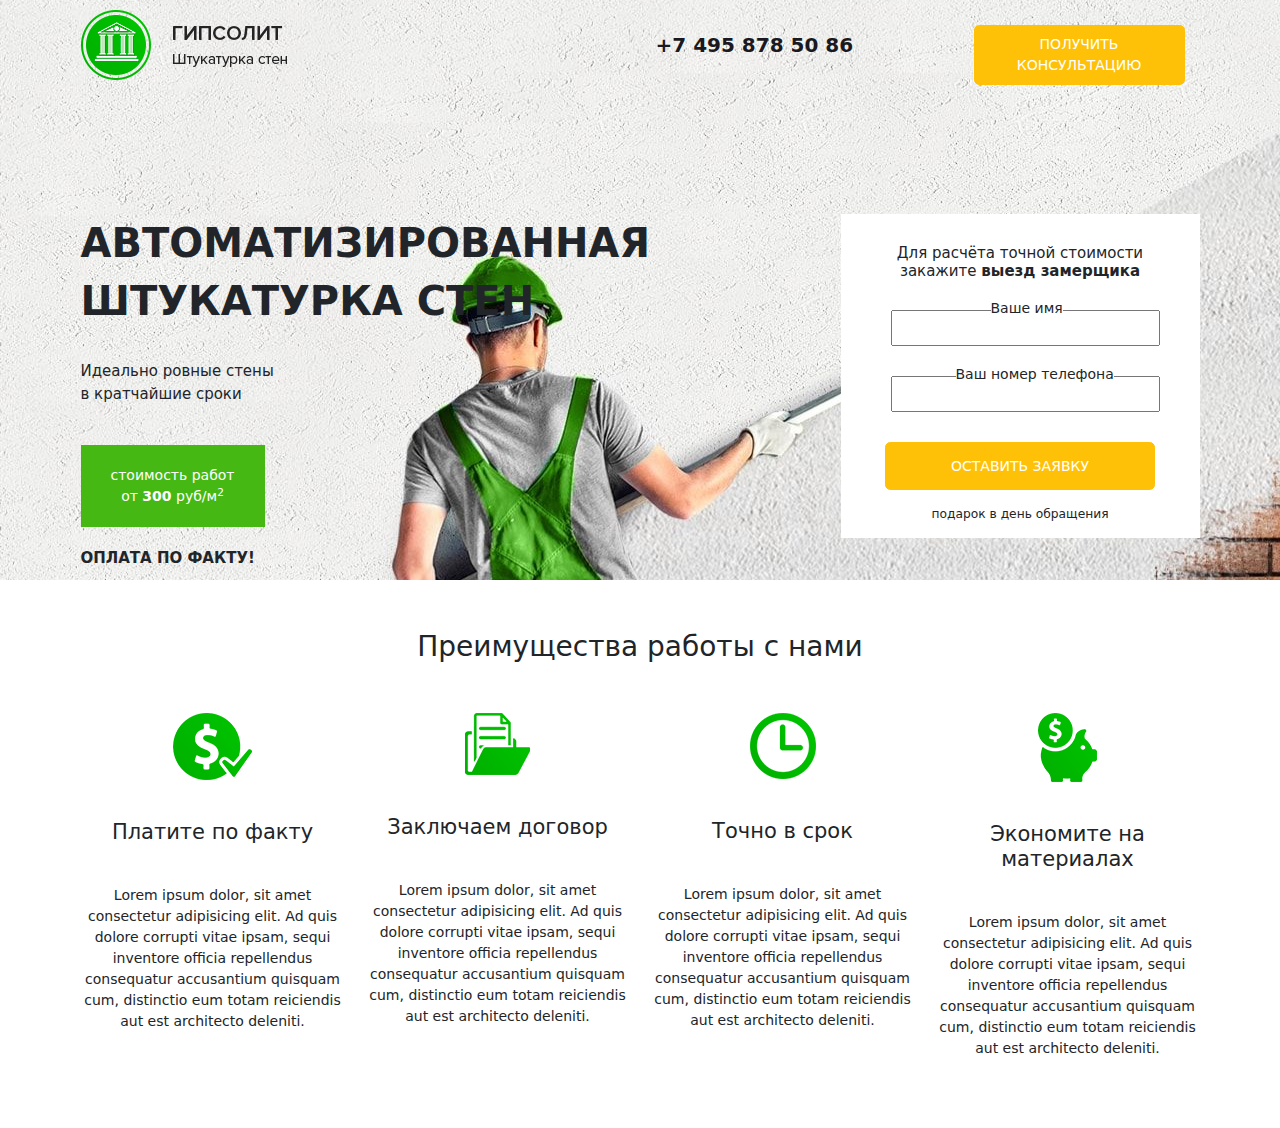
<file: myproject-2/index.html>
<!DOCTYPE html>
<html lang="en">
<head>
    <meta charset="UTF-8">
    <meta name="viewport" content="width=device-width, initial-scale=1.0">
    <link rel="preconnect" href="https://fonts.googleapis.com">
    <link rel="preconnect" href="https://fonts.gstatic.com" crossorigin>
    <link href="https://fonts.googleapis.com/css2?family=Roboto:wght@300;400;500;700;900&display=swap" rel="stylesheet">
    <link href="https://cdn.jsdelivr.net/npm/bootstrap@5.3.3/dist/css/bootstrap.min.css" rel="stylesheet" integrity="sha384-QWTKZyjpPEjISv5WaRU9OFeRpok6YctnYmDr5pNlyT2bRjXh0JMhjY6hW+ALEwIH" crossorigin="anonymous">
    <link rel="stylesheet" href="css\style.css">
    <title>Автоматизированная штукатурка стен</title>
</head>
<body>
    <!-- main тег указывает что здесь находится все самое важное -->
    <main class="main">
        <div class="container">
            <!-- шапка -->
            <div class="header">
                <div class="row">
                    <div class="col-md-4 col-lg-3 col-sm-12 ">
                        <div class="logo">
                            <img src="img/logo_gipsolit.png" alt="Логотип-Гипсолит">
                        </div>
                    </div>
                    <div class="col-md-4  col-lg-4 offset-lg-2 col-sm-12 ">
                        <div class="tel">
                            <a class="phone-link" href="tel:+74958785086">+7 495 878 50 86</a>
                        </div>
                    </div>
                    <div class="col-md-4 col-lg-3 col-sm-12 ">
                        <div class="wrap">
                           <div class="wrap-block">
                            <button class="btn btn-warning header-btn">получить консультацию</button>
                           </div> 
                        </div>
                    </div>
                </div>
            </div>
            <!-- шапка -->
            <div class="main-content">
                <div class="row">
                    <div class="col-md-6 col-lg-5 col-xl-5">
                        <div class="main-title">
                            <h1 >автоматизированная штукатурка стен</h1>
                            <p>Идеально ровные стены <br> в кратчайшие сроки</p>
                            <span>
                                стоимость работ <br> от <strong>300</strong> руб/м<sup>2</sup>
                            </span>
                            <strong class="main-triger">
                                оплата по факту!
                            </strong>
                        </div>
                    </div>
                    <div class="col-md-6  col-lg-5 offset-lg-2 col-xl-4 offset-xl-3">
                        <div class="main-form">
                            <h3>Для расчёта точной стоимости <br> закажите <strong>выезд замерщика</strong></h3>
                            <form action="#" method="post">
                                
                                <label class="label-1" for="#">Ваше имя</label>
                                <input type="text" name="name" class="main-form-input">
                                <label class="label-2" for="#">Ваш номер телефона</label>
                                
                                <input type="text" name="tel" class="main-form-input">
                                <button type="submit" class="btn btn-warning main-form-btn">Оставить заявку</button>
                                <small>подарок в день обращения</small>
                            </form>
                        </div>
                    </div>
                </div>
            </div>
        </div>

    </main>
    <!-- блок с преимуществами -->
    <section class="features">
        <div class="container">
            <div class="header-features">
                <h2>Преимущества работы с нами</h2>
            </div>
            
            <div class="row">
                <div class="col-xl-3 col-md-3 col-sm-6">
                    <div class="cart">
                        <div class="features-img">
                            <img src="img/advantate1.png" alt="преимущество 1">
                        </div>
                        <div class="features-header">
                            <h4>Платите по факту</h4>
                            <p>Lorem ipsum dolor, sit amet consectetur adipisicing elit. Ad quis dolore corrupti vitae ipsam, sequi inventore officia repellendus consequatur accusantium quisquam cum, distinctio eum totam reiciendis aut est architecto deleniti.</p>
                        </div>
                    </div>
                    
                </div>

                <div class="col-xl-3 col-md-3 col-sm-6">
                    <div class="cart">
                        <div class="features-img">
                            <img src="img/advantate2.png" alt="преимущество 2">
                        </div>
                        <div class="features-header">
                            <h4>Заключаем договор</h4>
                            <p>Lorem ipsum dolor, sit amet consectetur adipisicing elit. Ad quis dolore corrupti vitae ipsam, sequi inventore officia repellendus consequatur accusantium quisquam cum, distinctio eum totam reiciendis aut est architecto deleniti.</p>
                        </div>
                    </div>
                    
                </div>

                <div class="col-xl-3 col-md-3 col-sm-6">
                    <div class="cart">
                        <div class="features-img">
                            <img src="img/advantate3.png" alt="преимущество 3">
                        </div>
                        <div class="features-header">
                            <h4>Точно в срок</h4>
                            <p>Lorem ipsum dolor, sit amet consectetur adipisicing elit. Ad quis dolore corrupti vitae ipsam, sequi inventore officia repellendus consequatur accusantium quisquam cum, distinctio eum totam reiciendis aut est architecto deleniti.</p>
                        </div>
                    </div>
                    
                </div>

                <div class="col-xl-3 col-md-3 col-sm-6">
                    <div class="cart">
                        <div class="features-img">
                            <img src="img/advantate4.png" alt="преимущество 4">
                        </div>
                        <div class="features-header">
                            <h4>Экономите на материалах</h4>
                            <p>Lorem ipsum dolor, sit amet consectetur adipisicing elit. Ad quis dolore corrupti vitae ipsam, sequi inventore officia repellendus consequatur accusantium quisquam cum, distinctio eum totam reiciendis aut est architecto deleniti.</p>
                        </div>
                    </div>
                    
                </div>
                
            </div>
        </div>

    </section>


    <script src="https://cdn.jsdelivr.net/npm/bootstrap@5.3.3/dist/js/bootstrap.bundle.min.js" integrity="sha384-YvpcrYf0tY3lHB60NNkmXc5s9fDVZLESaAA55NDzOxhy9GkcIdslK1eN7N6jIeHz" crossorigin="anonymous">

    </script>
</body>
</html>
</file>
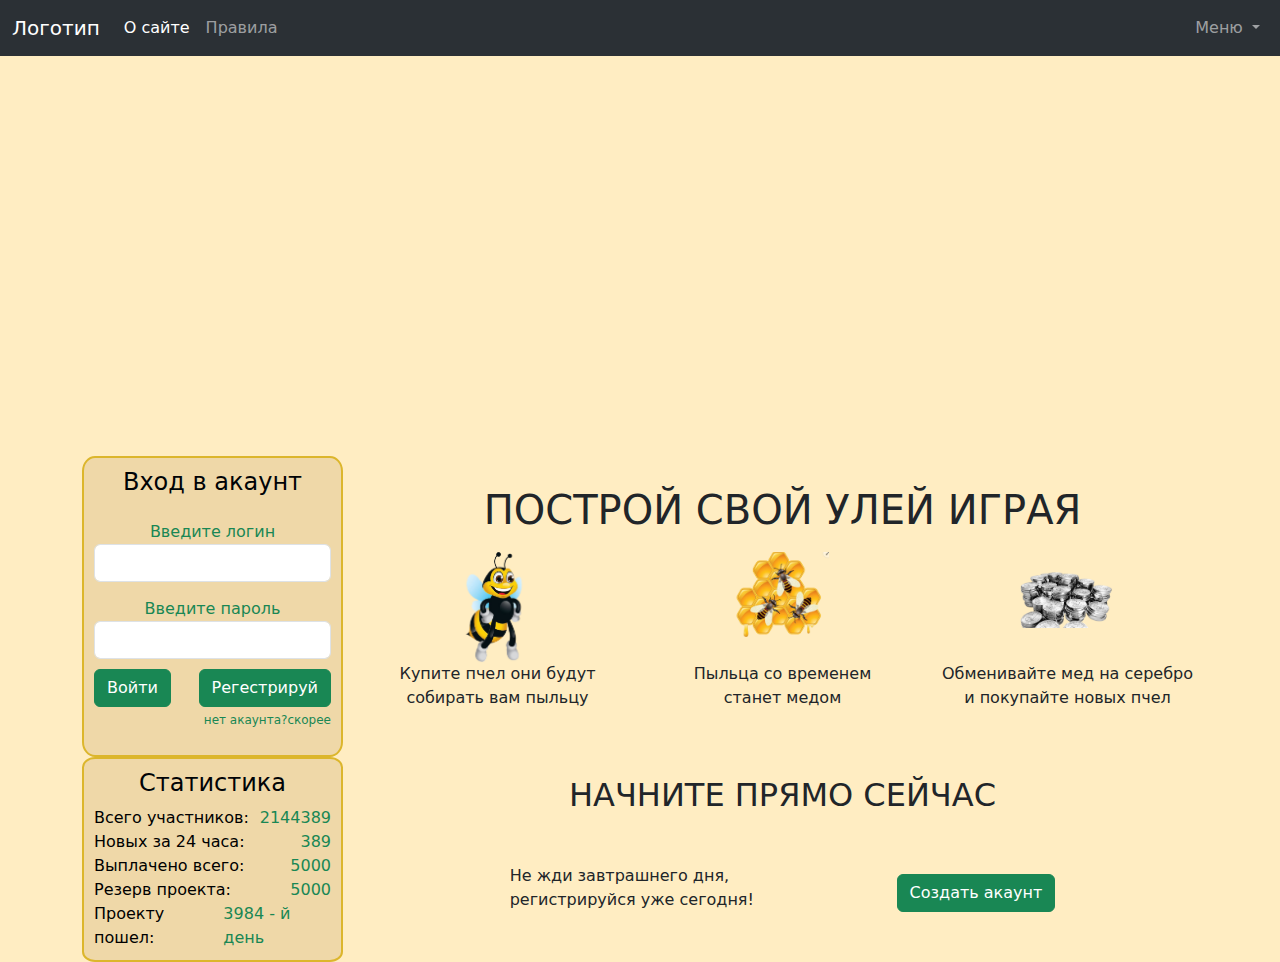
<file: myproject-3.1/index.html>
<!DOCTYPE html>
<html lang="en">
<head>
    <meta charset="UTF-8">
    <meta name="viewport" content="width=device-width, initial-scale=1.0">
    <link href="https://cdn.jsdelivr.net/npm/bootstrap@5.3.3/dist/css/bootstrap.min.css" rel="stylesheet" integrity="sha384-QWTKZyjpPEjISv5WaRU9OFeRpok6YctnYmDr5pNlyT2bRjXh0JMhjY6hW+ALEwIH" crossorigin="anonymous">
    <link rel="stylesheet" href="css/style.css">
    <title>Входная страница</title>
</head>
<body data-vide-bg="video\6872489-hd_1920_1080_25fps.mp4 ">
    <!-- header -->
    <header>
        <nav class="navbar navbar-expand-lg bg-body-tertiary" data-bs-theme="dark">
            <div class="container-fluid">
              <a class="navbar-brand" href="#">Логотип</a>
              <button class="navbar-toggler" type="button" data-bs-toggle="collapse" data-bs-target="#navbarSupportedContent" aria-controls="navbarSupportedContent" aria-expanded="false" aria-label="Toggle navigation">
                <span class="navbar-toggler-icon"></span>
              </button>
              <div class="collapse navbar-collapse" id="navbarSupportedContent">
                <ul class="navbar-nav me-auto mb-2 mb-lg-0">
                  <li class="nav-item">
                    <a class="nav-link active" aria-current="page" href="#">О сайте</a>
                  </li>
                  <li class="nav-item">
                    <a class="nav-link" href="#">Правила</a>
                  </li>
                 </ul>
                <ul class="navbar-nav ">
                <li class="nav-item dropdown me">
                    <a class="nav-link dropdown-toggle" href="#" role="button" data-bs-toggle="dropdown" aria-expanded="false">
                      Меню
                    </a>
                    
                    <ul class="dropdown-menu">
                      <li><a class="dropdown-item" href="#">Регистрация</a></li>
                      <li><a class="dropdown-item" href="#">Войти</a></li>
                      <li><hr class="dropdown-divider"></li>
                      <li><a class="dropdown-item" href="#">Выйти из акаунта</a></li>
                    </ul>
                  </li>
                </ul>
                
              </div>
            </div>
          </nav>
    </header>
    

    <!-- main -->
<main>
    <div class="container">
        
        
        <div class="row">
            <!-- секция с видео -->
        <div class="col-md-12">
            <div data-vide-bg="video\6872489-hd_1920_1080_25fps.mp4">
                <div style="padding:200px 10px; font-size:30px; text-align:center; color: #000306"></div>
            </div>
        </div>
            <!-- секция с формой статическая-->
        <div class="col-lg-3">
            <div class="left-bar">
            <div class="form-osnova">
                <div class="header-form"><h4 style="color: #000306;">Вход в акаунт</h4></div>
                
                <form action="#" method="" class="forma-osn">
                    <div class="form-group">
                      <label class="label-form" for="exampleInputEmail1">Введите логин</label>
                      <input type="email" name="email" class="form-control" id="exampleInputEmail1" aria-describedby="emailHelp" >
                    </div>
                    <div class="form-group">
                      <label class="label-form" for="exampleInputPassword1">Введите пароль</label>
                      <input type="password" name="password" class="form-control" id="exampleInputPassword1">
                    </div>
                    <div class="button-link">
                      <button type="submit" class="btn btn-success btn-reg">Войти</button>
                      <a type="submit" class="btn btn-success btn-a btn-reg">Регестрируй</a>
                    </div>
                    <div class="reg">
                        <p>нет акаунта?скорее </p>
                     </div>
                    </form>
            </div>
            <div class="stata">
                <div class="header-form"><h4 style="color: #000306;">Статистика</h4></div>
                <div class="side-bar-stata">
                    <div class="side-bar-text">
                        Всего участников:
                    </div>
                    <div class="side-bar-stata">
                        2144389
                    </div>
                </div>
                <div class="side-bar-stata">
                    <div class="side-bar-text">
                        Новых за 24 часа:
                    </div>
                    <div class="side-bar-stata">
                        389
                    </div>
                </div>
                <div class="side-bar-stata">
                    <div class="side-bar-text">
                        Выплачено всего:
                    </div>
                    <div class="side-bar-stata">
                        5000
                    </div>
                </div>
                <div class="side-bar-stata">
                    <div class="side-bar-text">
                        Резерв проекта:

                    </div>
                    <div class="side-bar-stata">
                        5000
                    </div>
                </div>
                <div class="side-bar-stata">
                    <div class="side-bar-text">
                        Проекту пошел:
                    </div>
                    <div class="side-bar-stata">
                        3984 - й день
                    </div>
                </div>
            </div>
        </div>
            
        </div>
        <!-- главная секция изменяемая-->

    <div class="col-lg-9">
        <div class="main-header">
            <h1>построй свой улей играя</h1>
        </div>

        <div class="carts">
            <div class="row">
            <div class="  col-md-4 col-sm-12 cart">
                <div class="cart-img">
                    <img src="img\bdla2.png"  alt="купи пчел">
                    
                </div>
                <div class="cart-p"><p>Купите пчел они будут <br> собирать вам пыльцу</p></div>
                
                
            </div>
            <div class="col-md-4 col-sm-12 cart">
                <div class="cart-img">
                    <img src="img\bjolamed.png"  alt="купи пчел">
                    
                </div>
                <div class="cart-p"><p>Пыльца со временем <br>станет медом</p></div>
                
                
            </div>
            <div class="col-md-4 col-sm-12 cart">
                <div class="cart-img">
                    <img class="img3" src="img\money.png"  alt="купи пчел">
                    
                </div>
                <div class="cart-p"><p>Обменивайте мед на серебро <br> и покупайте новых пчел</p></div>
                
                
            </div>
        </div>
        </div>
        <div class="main-footer">
            <h2 class="main-footer-h2">Начните прямо сейчас</h2>
        </div>
        <div class="main-footer-p-batton">
            <div class="main-footer-p">
                <p>Не жди завтрашнего дня,<br>
                    регистрируйся уже сегодня!</p>
            </div>
            <div class="main-footer-batton">
                <a type="submit" class="btn btn-success btn-a btn-reg">Создать акаунт</a>
                
            </div> 
        </div>
    </div>

    </div>
</div>
</main>

    <!-- footer -->
<footer> 



</footer>

    <script src="http://code.jquery.com/jquery-1.12.4.min.js" type="text/javascript"></script>    
    <script src="http://atuin.ru/demo/vide/jquery.vide.js"></script>
    <script src="https://cdn.jsdelivr.net/npm/bootstrap@5.3.3/dist/js/bootstrap.bundle.min.js" integrity="sha384-YvpcrYf0tY3lHB60NNkmXc5s9fDVZLESaAA55NDzOxhy9GkcIdslK1eN7N6jIeHz" crossorigin="anonymous"></script>
</body>
</html>
</file>
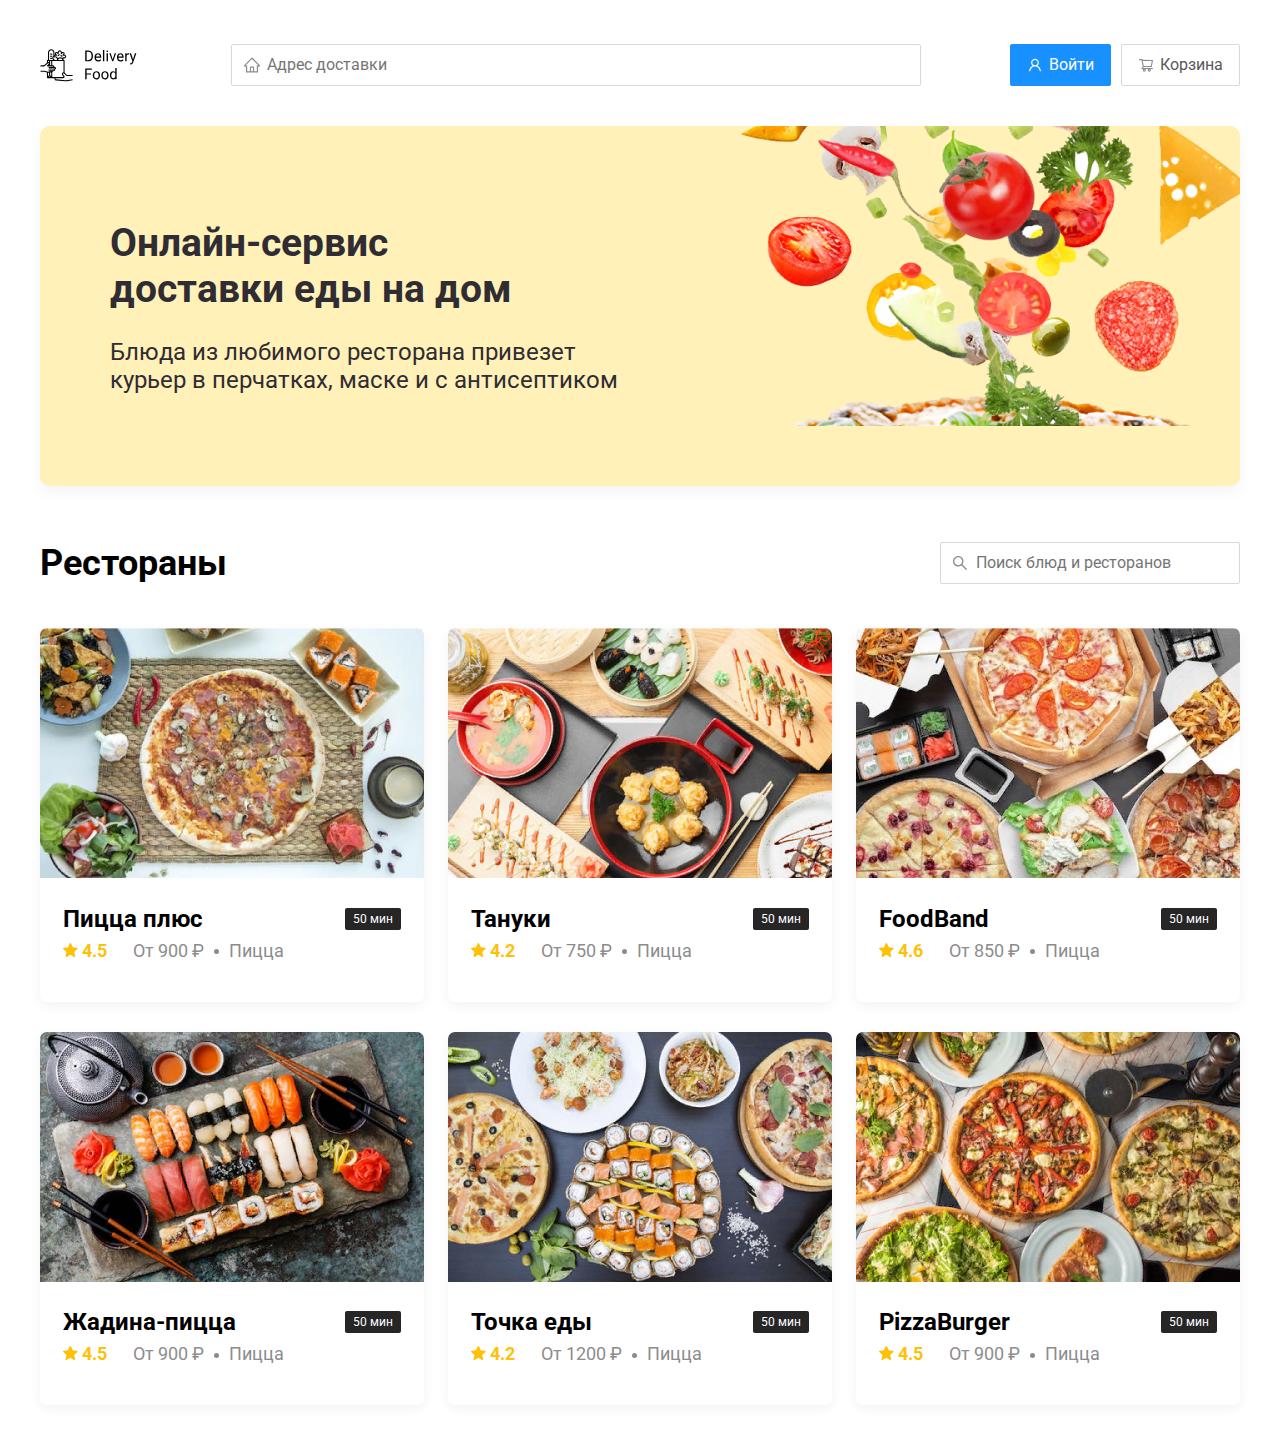
<file: Sigma/index.html>
<!DOCTYPE html>
<html lang="ru">
<head>
    <meta charset="UTF-8">
    <meta name="viewport" content="width=device-width, initial-scale=1.0">
    <title>Kezlev Food - доставка еды на дом</title>
     <!--Подключение шрифта через линк-->
    <link href="https://fonts.googleapis.com/css2?family=Roboto:wght@400;700&display=swap" rel="stylesheet">
    <link rel="stylesheet" href="css\normalize.css">
    <link rel="stylesheet" href="css/style.css">
</head>

<body>
    <div class="container">

        <!--Шапка сайта-->
    <header class="header">
        <!--Логотип и поля для ввода-->
        <img src="img\logo.svg" alt="Logo" class="logo">
        <input type="text" class="input input-address" placeholder="Адрес доставки">
        <!--Кнопки справа-->
        <div class="buttons">
            <button class="button button-primary">
                <img src="img/user.svg" alt="Icon-1" class="button-icon">
                <span class="button-text">Войти</span>
            </button>
            <button class="button">
                <img src="img/shopping-cart.svg" alt="Icon2" class="button-icon">
                <span class="button-text">Корзина</span> 
            </button>
        </div>
    </header>


        <!--Первый экран сайта-->
    <section class="prom">

        <h1 class="promo-title"> Онлайн-сервис <br> доставки еды на дом </h1>
        <p class="promo-text">Блюда из любимого ресторана привезет курьер в перчатках, маске и с антисептиком</p>

    </section>
         <!--Второй экран сайта  РЕСТОРАНЫ И КАРТОЧКИ-->
    <section class="restaurants">

        <div class="section-heading">

            <h2 class="section-title">Рестораны</h2>
            <input type="text" class="input input-search" placeholder="Поиск блюд и ресторанов">
        </div>
        <!--Блок с карточками-->
        <div class="cards">
                <!-- 1я карта-->
            <div class="card">

                <img src="img/image.jpg" alt="image" class="card-image">
                <div class="card-text">
                    <div class="card-heading">
                        <h3 class="card-title">Пицца плюс</h3>
                        <span class="card-tag tag">50 мин</span>

                    </div>
                    <!--card-heading конец-->

                    <div class="card-info">
                        <div class="rating"> <img src="img/Vector1.svg" alt="rating"> 4.5</div>
                        <div class="proce">От 900 ₽</div>
                        <div class="category">Пицца</div>

                    </div>
                </div>

            </div>


            <div class="card">
                    <!-- 2я карта-->
                <img src="img/image1.jpg" alt="image" class="card-image">
                <div class="card-text">
                    <div class="card-heading">
                        <h3 class="card-title">Тануки</h3>
                        <span class="card-tag tag">50 мин</span>

                    </div>
                    <!--card-heading конец-->

                    <div class="card-info">
                        <div class="rating"><img src="img/Vector1.svg" alt="rating"> 4.2</div>
                        <div class="proce">От 750 ₽</div>
                        <div class="category">Пицца</div>

                    </div>
                </div>

            </div>



            <div class="card">
                    <!-- 3я карта-->
                <img src="img/image2.jpg" alt="image" class="card-image">
                <div class="card-text">
                    <div class="card-heading">
                        <h3 class="card-title">FoodBand</h3>
                        <span class="card-tag tag">50 мин</span>

                    </div>
                    <!--card-heading конец-->

                    <div class="card-info">
                        <div class="rating"><img src="img/Vector1.svg" alt="rating"> 4.6</div>
                        <div class="proce">От 850 ₽</div>
                        <div class="category">Пицца</div>

                    </div>
                </div>

            </div>



            <div class="card">
                    <!-- 4я карта-->
                <img src="img/image3.jpg" alt="image" class="card-image">
                <div class="card-text">
                    <div class="card-heading">
                        <h3 class="card-title">Жадина-пицца</h3>
                        <span class="card-tag tag">50 мин</span>

                    </div>
                    <!--card-heading конец-->

                    <div class="card-info">
                        <div class="rating"><img src="img/Vector1.svg" alt="rating"> 4.5</div>
                        <div class="proce">От 900 ₽</div>
                        <div class="category">Пицца</div>

                    </div>
                </div>

            </div>



            <div class="card">
                    <!-- 5я карта-->
                <img src="img/image4.jpg" alt="image" class="card-image">
                <div class="card-text">
                    <div class="card-heading">
                        <h3 class="card-title">Точка еды</h3>
                        <span class="card-tag tag">50 мин</span>

                    </div>
                    <!--card-heading конец-->

                    <div class="card-info">
                        <div class="rating"><img src="img/Vector1.svg" alt="rating"> 4.2</div>
                        <div class="proce">От 1200 ₽</div>
                        <div class="category">Пицца</div>

                    </div>
                </div>

            </div>


            <div class="card">
                    <!-- 6я карта-->
                <img src="img/image5.jpg" alt="image" class="card-image">
                <div class="card-text">
                    <div class="card-heading">
                        <h3 class="card-title">PizzaBurger</h3>
                        <span class="card-tag tag">50 мин</span>

                    </div>
                    <!--card-heading конец-->

                    <div class="card-info">
                        <div class="rating"><img src="img/Vector1.svg" alt="rating"> 4.5</div>
                        <div class="proce">От 900 ₽</div>
                        <div class="category">Пицца</div>

                    </div>
                </div>

            </div>
                <!--/.card-->
        </div>



       

        <!--Карточки закончились-->

    </section>

    </div>
</body>
</html>
</file>
<file: myproject-3.1/css/style.css>
body{
    background-color: rgb(255,237,194);
}

.form-group{
    /* position: absolute; */
    text-align: center;
}
.reg p{
    font-size: 12px;
}
.button-link{
    display: inline-block;
}
.reg a,p{
    display: inline-block;
}
.reg{
    text-align: right;
}
.button-link{
    display: flex;
    justify-content: space-between;
    
}
input:hover{
    border-color:rgb(25,135,84) ;
    background-color: rgb(239,216,168);
    
}
input:active{
    background-color: rgb(239,216,168);
}
.label-form{
    margin-top: 15px;
}
.header-form{
    text-align: center;
}

.form-osnova, .stata{
    border-right: 1px solid black;
    border-radius: 5%;
    border: 2px solid rgb(220, 182, 44);
    padding: 10px;
    color: rgb(25,135,84);
    background-color: rgb(239,216,168);

}
.btn-reg{
    margin-top: 10px;
}

.side-bar-text, .side-bar-stata{
    display: inline-block;
}
.side-bar-text{
    color: black;
}
.side-bar-stata{
    display: flex;
    justify-content: space-between;
    
}

/* второй основной меняющийся экран */
.cart{
    /* display: inline-block; */
    
    padding: 10px;
    /* border: 1px solid greenyellow; */
    text-align: center;
    /* margin-left: 20px; */
    
}

.cart-p{
    display: block;
    margin-top: 10px;
}
.cart-img{
    
    width:100px ;
    height: 100px;
    margin-left: 30%;
    
}
.img3{
    margin-top: 20px;
}
.cart-img img{
    width: 100%;
    height: auto;
    
    

}
.main-header{
text-align: center;
}
.main-header h1{
    text-transform: uppercase;
    margin-top: 30px;
}
.main-footer{
    text-align: center;
    text-transform: uppercase;
    margin: 40px 0;
}
.main-footer-p-batton{
    margin-top: 50px;
    display: flex;
    justify-content: space-evenly;
}
.main-footer-p, .main-footer-batton{
    display: inline-block;
}
/* второй основной меняющийся экран */
</file>
<file: Sigma/css/style.css>
*{
    /*ЧТобы правильно высчитывались ширина и высота всяких элементов*/
 box-sizing: border-box; 
 font-family: 'Roboto', sans-serif;  
}
body{
    padding-top: 44px;
}
.container{
    
    max-width: 1200px;
    margin: auto;
}
    /*Оформление шапки сайта*/
.header{
    display: flex;
    align-items: center;
    /*Расскидывает все элементы равноудаленно друг от друга*/
    justify-content: space-between;
    
    margin-bottom: 40px;
}
    /*Оформление инпута*/
.input{
    background: #FFFFFF;
    border: 1px solid #D9D9D9;
    border-radius: 2px;
    font-size: 16px;
    line-height: 24px;
    padding: 8px;
    padding-left: 35px;
    background-repeat: no-repeat;
    background-position: left 11px center;

    
    }
.input-address{
    
    width: 690px;
    background-image: url(../img/home.svg);
    
    
}
.input-search{
    width: 300px;
    background-image: url(../img/Vector.svg);
    
    
}
.buttons{
    display: flex;
    align-items: center;

}

.button{
    display: flex;
    align-items:center;
    padding: 8px 16px;
    background: #FFFFFF;
    border: 1px solid #D9D9D9;
    box-sizing: border-box;
    box-shadow: 0px 0px 2px rgba(0, 0, 0, 0.0015);
    border-radius: 2px;
    color: #595959;
    font-size: 16px;
    line-height: 24px;
}
.button-primary{
    background: #1890FF;
    border: 1px solid #1890FF;
    color: #fff;
    margin-right: 10px;

}
.button-icon{
    margin-right: 6px;
    vertical-align: middle;
}
.prom{
    box-shadow: 0px 7px 12px rgba(158, 158, 163, 0.1);
    background: #FFF1B8 url(../img/promo-image.png) no-repeat top right -200px ;
    border-radius: 10px;
    padding: 68px 70px;
    margin-bottom: 56px;
}
.promo-title {
    font-style: normal;
    font-weight: bold;
    font-size: 39px;
    line-height: 46px;
    color: #302C34;
}
.promo-text{
    font-style: normal;
    font-weight: normal;
    font-size: 24px;
    line-height: 28px;
    color: #302C34;
    max-width: 538px;
}
.section-heading{

    display: flex;
    align-items: center;
    justify-content: space-between;
    margin-bottom: 44px;
}
.section-title{
    font-style: normal;
    font-weight: bold;
    font-size: 36px;
    line-height: 42px;
    color: #000000;
    margin: 0;
}
.cards{
    display: flex;
    align-items:flex-start;
    justify-content:space-between ;
    flex-wrap: wrap;
}
.card{
    background: #FFFFFF;
    box-shadow: 0px 4px 12px rgba(0, 0, 0, 0.05);
    border-radius: 7px;
    overflow: hidden;
    margin-bottom: 30px;
}
.card-image{
    width: 384px;
    height: 250px;
    object-fit: cover;
}
.card-text{
    padding-top: 20px;
    padding-bottom: 35px;
    padding-left: 23px;
    padding-right: 23px;
}
.card-heading{
    display: flex;
    align-items:center;
    justify-content: space-between;
}
.card-title{
    margin: 0;
    font-style: normal;
    font-weight: bold;
    font-size: 24px;
    line-height: 32px;
    color: #000000;
}
.card-tag{
    font-style: normal;
    font-weight: normal;
    font-size: 12px;
    line-height: 20px;
    color:#fff;
    background: #262626;
    border-radius: 2px;
    padding: 1px 8px;
}
.card-info{
    display: flex;
    align-items: center;
}
.rating{
    margin-right: 26px;
    color: #FFC107;
    font-style: normal;
    font-weight: bold;
    font-size: 18px;
    line-height: 32px;
}
.proce,.category{
    font-style: normal;
    font-weight: normal;
    font-size: 18px;
    line-height: 32px;
    color: #8C8C8C;
}
.proce{
    margin-right: 10px;
}
.proce:after{
    content: "";
    width: 5px;
    height: 5px;
    background-color: #8C8C8C;
    display: inline-block;
    vertical-align: middle;
    border-radius: 50%;
    margin-left: 10px;
}
</file>
